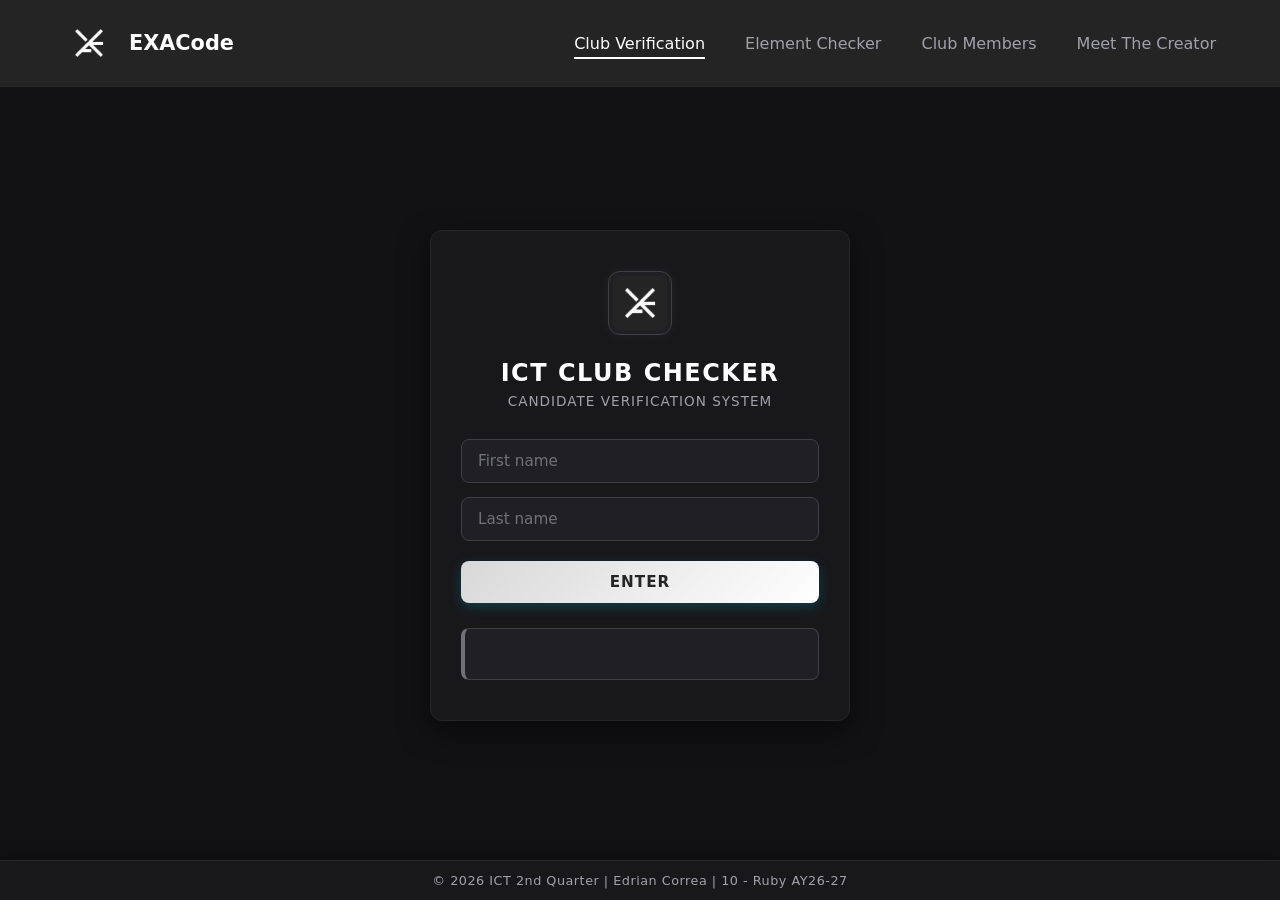
<file: index.html>
<!DOCTYPE html>
<html lang="en">
<head>
    <meta charset="UTF-8">
    <meta name="viewport" content="width=device-width, initial-scale=1.0">
    
    <link rel="icon" type="image/png" href="EXAC.png">

    <link rel="stylesheet" href="https://pyscript.net/releases/2026.7.3/core.css" />
    <script type="module" src="https://pyscript.net/releases/2026.7.3/core.js"></script>

    <link rel="stylesheet" href="main.css">

    <title>Q2 Project</title>
</head>
<body>
    <nav class="navbar">
        <a href="index.html" class="nav-left">
        <img src="EXAC.png" alt="Logo">
        <span>EXACode</span>
        </a>

        <div class="nav-right" id="navRight">
        <ul class="nav-links">
            <li><a href="index.html" class="active">Club Verification</a></li>
            <li><a href="skillstest.html">Element Checker</a></li>
            <li><a href="drill2.html">Club Members</a></li>
            <li><a href="creator.html" >Meet The Creator</a></li>
        </ul>
        </div>
    </nav>

    <div id="page-loader">
        <img src="EXAC.png" alt="" class="loader-logo">
    </div>
    
    <div class="container">
        <div class="logo-wrapper">
            <img src="EXAC.png" alt="EXAC Logo" class="logo-img">
        </div>

        <h1>ICT CLUB CHECKER</h1>
        <p>Candidate Verification System</p>

        <div>
            <form onsubmit="return false;">
                <div class="form-check">
                    <div class="form-group">
                        <input type="text" id="first_name" class="input" placeholder="First name" required>
                        <input type="text" id="last_name" class="input" placeholder="Last name" required>
                    </div>
                </div>
                
                <div class="button-contain">
                    <button type="button" py-click="check_club">ENTER</button>
                </div>
            </form>
            <div id="result"></div>
        </div>
    </div>

    <footer>
        &copy; 2026 ICT 2nd Quarter | Edrian Correa | 10 - Ruby AY26-27
    </footer>
    
    <script type="py" src="main.py"></script>
    <script src="main.js"></script>
</body>
</html>
</file>
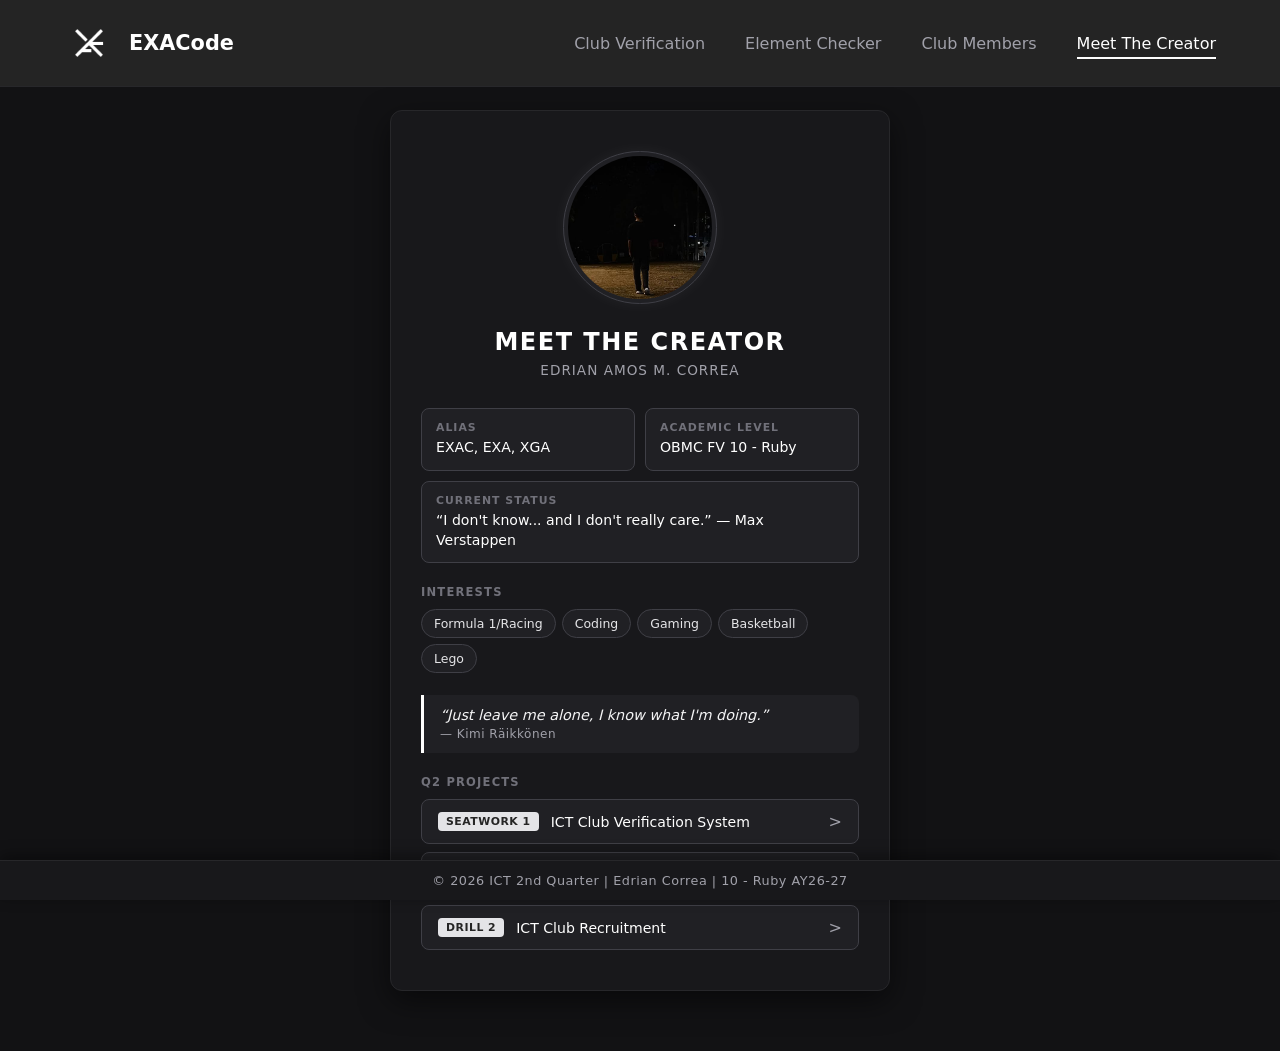
<file: creator.html>
<!DOCTYPE html>
<html lang="en">
<head>
    <meta charset="UTF-8">
    <meta name="viewport" content="width=device-width, initial-scale=1.0">
    
    <link rel="icon" type="image/png" href="EXAC.png">

    <link rel="stylesheet" href="https://pyscript.net/releases/2026.7.3/core.css" />
    <script type="module" src="https://pyscript.net/releases/2026.7.3/core.js"></script>

    <link rel="stylesheet" href="main.css">

    <title>Q2 Project</title>
</head>
<body>
    <nav class="navbar">
        <a href="index.html" class="nav-left">
        <img src="EXAC.png" alt="Logo">
        <span>EXACode</span>
        </a>

        <div class="nav-right" id="navRight">
        <ul class="nav-links">
            <li><a href="index.html">Club Verification</a></li>
            <li><a href="skillstest.html">Element Checker</a></li>
            <li><a href="drill2.html">Club Members</a></li>
            <li><a href="creator.html" class="active">Meet The Creator</a></li>
        </ul>
        </div>
    </nav>

    <div id="page-loader">
        <img src="EXAC.png" alt="" class="loader-logo">
    </div>

    <div class="container creator-container">
        <div class="pfp-wrapper">
            <img src="pfp.jpeg" alt="EXAC Logo" class="profile-img">
        </div>

        <h1>MEET THE CREATOR</h1>
        <p>Edrian Amos M. Correa</p>

        <div class="info-grid">
            <div class="info-box">
                <span class="info-label">ALIAS</span>
                <span class="info-value">EXAC, EXA, XGA</span>
            </div>
            <div class="info-box">
                <span class="info-label">ACADEMIC LEVEL</span>
                <span class="info-value">OBMC FV 10 - Ruby</span>
            </div>
            <div class="info-box full-width">
                <span class="info-label">CURRENT STATUS</span>
                <span class="info-value">“I don't know... and I don't really care.” — Max Verstappen</span>
            </div>
        </div>

        <div class="section-block">
            <span class="section-title">INTERESTS</span>
            <div class="interests-list">
                <span class="badge">Formula 1/Racing</span>
                <span class="badge">Coding</span>
                <span class="badge">Gaming</span>
                <span class="badge">Basketball</span>
                <span class="badge">Lego</span>
            </div>
        </div>

        <blockquote class="creator-quote">
            “Just leave me alone, I know what I'm doing.” <span>— Kimi Räikkönen</span>
        </blockquote>

        <div class="section-block">
            <span class="section-title">Q2 PROJECTS</span>
            <div class="project-links">
                <a href="index.html" class="project-card">
                    <span class="project-tag">SEATWORK 1</span>
                    <span class="project-name">ICT Club Verification System</span>
                    <span class="project-arrow">></span>
                </a>
                <a href="skillstest.html" class="project-card">
                    <span class="project-tag">SKILLS TEST</span>
                    <span class="project-name">Periodic Element Checker</span>
                    <span class="project-arrow">></span>
                </a>
                <a href="drill2.html" class="project-card">
                    <span class="project-tag">DRILL 2</span>
                    <span class="project-name">ICT Club Recruitment</span>
                    <span class="project-arrow">></span>
                </a>
            </div>
        </div>
    </div>


    <footer>
        &copy; 2026 ICT 2nd Quarter | Edrian Correa | 10 - Ruby AY26-27
    </footer>
    
    <script type="py" src="main.py"></script>
    <script src="main.js"></script>
</body>
</html>
</file>
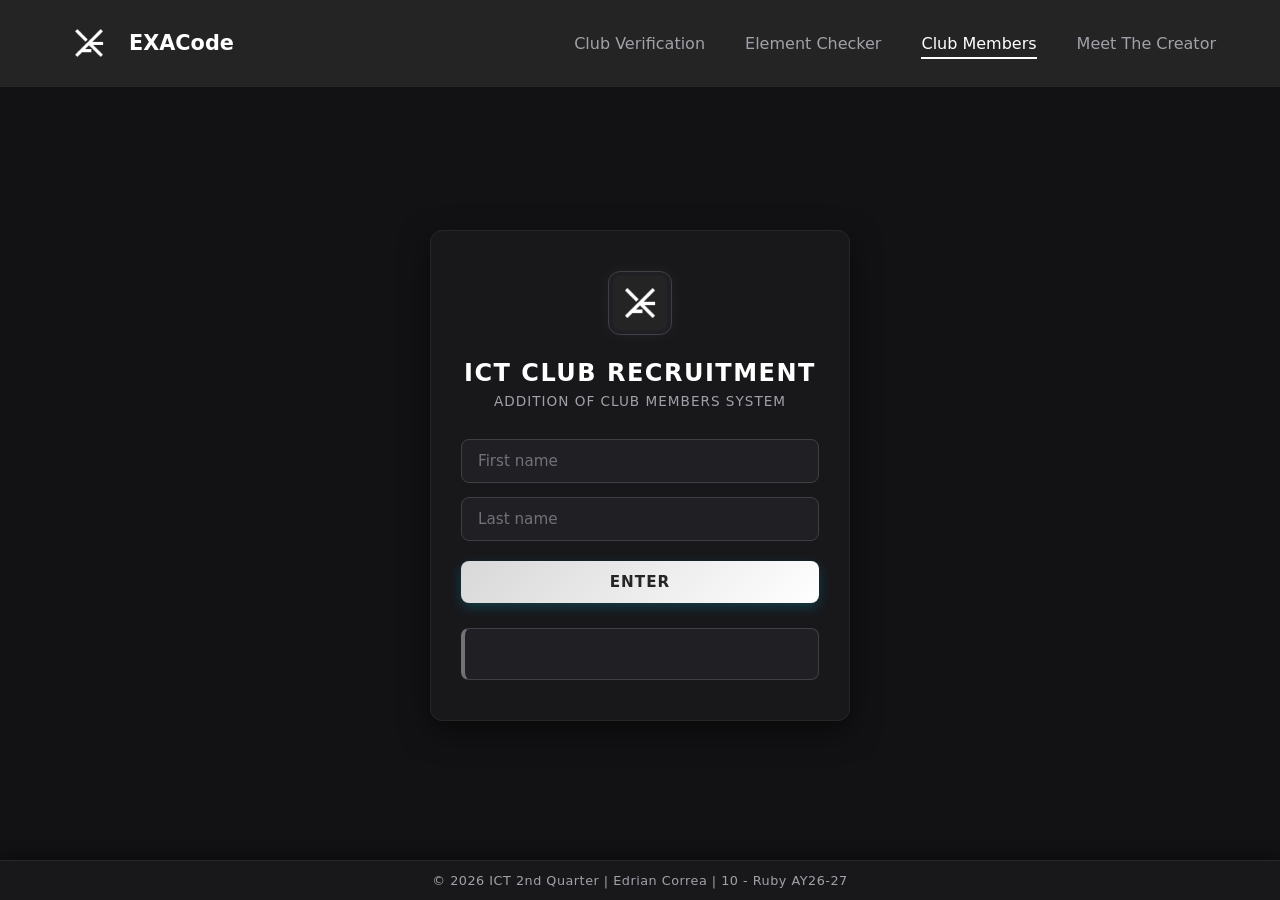
<file: drill2.html>
<!DOCTYPE html>
<html lang="en">
<head>
    <meta charset="UTF-8">
    <meta name="viewport" content="width=device-width, initial-scale=1.0">
    
    <link rel="icon" type="image/png" href="EXAC.png">

    <link rel="stylesheet" href="https://pyscript.net/releases/2026.7.3/core.css" />
    <script type="module" src="https://pyscript.net/releases/2026.7.3/core.js"></script>

    <link rel="stylesheet" href="main.css">

    <title>Q2 Project</title>
</head>
<body>
    <nav class="navbar">
        <a href="index.html" class="nav-left">
        <img src="EXAC.png" alt="Logo">
        <span>EXACode</span>
        </a>

        <div class="nav-right" id="navRight">
        <ul class="nav-links">
            <li><a href="index.html">Club Verification</a></li>
            <li><a href="skillstest.html">Element Checker</a></li>
            <li><a href="drill2.html" class="active">Club Members</a></li>
            <li><a href="creator.html">Meet The Creator</a></li>
        </ul>
        </div>
    </nav>

    <div id="page-loader">
        <img src="EXAC.png" alt="" class="loader-logo">
    </div>
    
    <div class="container">
        <div class="logo-wrapper">
            <img src="EXAC.png" alt="EXAC Logo" class="logo-img">
        </div>

        <h1>ICT CLUB RECRUITMENT</h1>
        <p>Addition of Club Members System</p>

        <div>
            <form onsubmit="return false;">
                <div class="form-check">
                    <div class="form-group">
                        <input type="text" id="first_name" class="input" placeholder="First name" required>
                        <input type="text" id="last_name" class="input" placeholder="Last name" required>
                    </div>
                </div>
                
                <div class="button-contain">
                    <button type="button" py-click="add_member">ENTER</button>
                </div>
            </form>
            <div id="result"></div>
        </div>
    </div>

    <footer>
        &copy; 2026 ICT 2nd Quarter | Edrian Correa | 10 - Ruby AY26-27
    </footer>
    
    <script type="py" src="main.py"></script>
    <script src="main.js"></script>
</body>
</html>
</file>
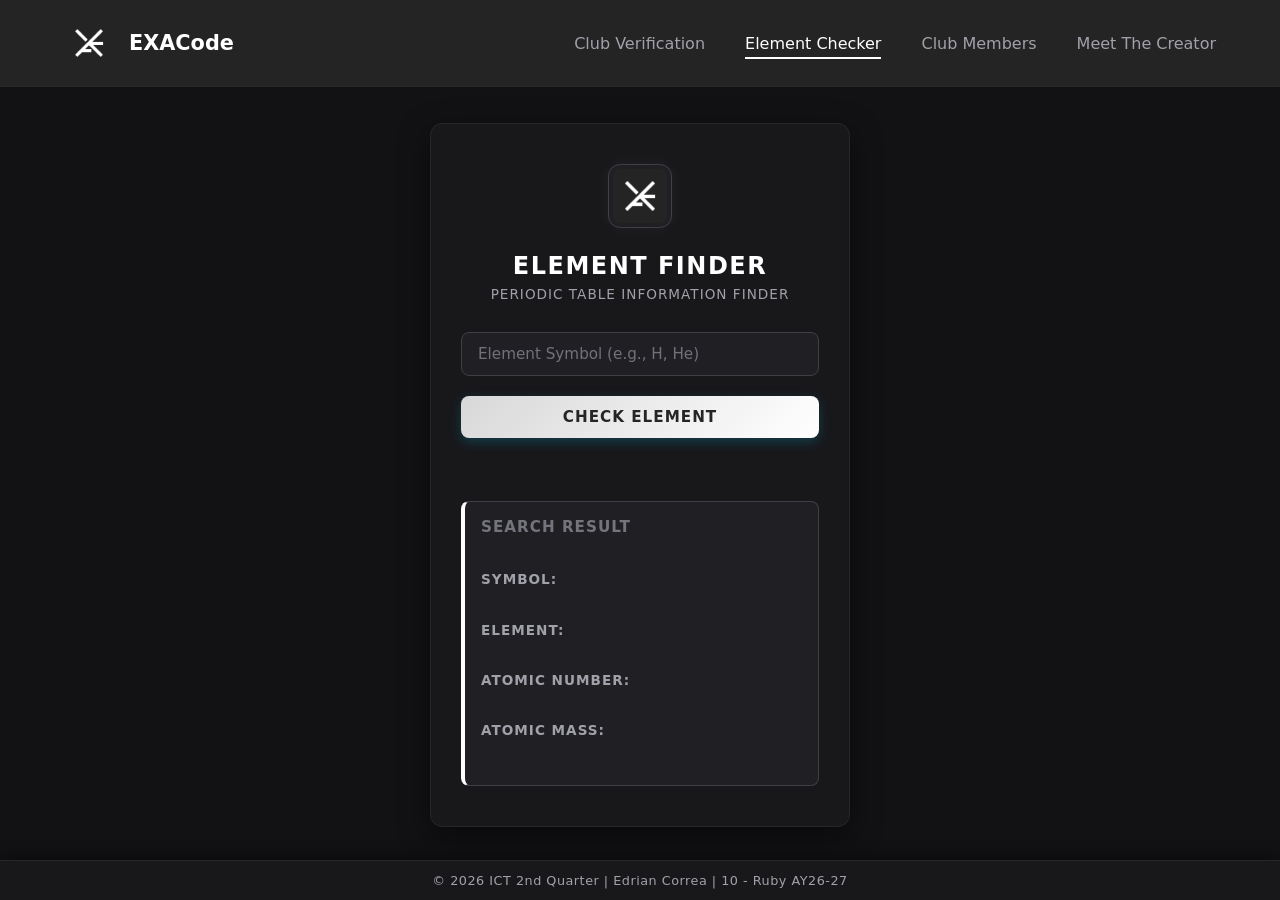
<file: skillstest.html>
<!DOCTYPE html>
<html lang="en">
<head>
    <meta charset="UTF-8">
    <meta name="viewport" content="width=device-width, initial-scale=1.0">
    
    <link rel="icon" type="image/png" href="EXAC.png">

    <link rel="stylesheet" href="https://pyscript.net/releases/2026.7.3/core.css" />
    <script type="module" src="https://pyscript.net/releases/2026.7.3/core.js"></script>

    <link rel="stylesheet" href="main.css">

    <title>Q2 Project</title>
</head>
<body>
    <nav class="navbar">
        <a href="index.html" class="nav-left">
        <img src="EXAC.png" alt="Logo">
        <span>EXACode</span>
        </a>

        <div class="nav-right" id="navRight">
        <ul class="nav-links">
            <li><a href="index.html">Club Verification</a></li>
            <li><a href="skillstest.html" class="active">Element Checker</a></li>
            <li><a href="drill2.html">Club Members</a></li>
            <li><a href="creator.html" >Meet The Creator</a></li>
        </ul>
        </div>
    </nav>

    <div id="page-loader">
        <img src="EXAC.png" alt="" class="loader-logo">
    </div>
    
    <div class="container">
        <div class="logo-wrapper">
            <img src="EXAC.png" alt="EXAC Logo" class="logo-img">
        </div>

        <h1>ELEMENT FINDER</h1>
        <p>Periodic Table Information Finder</p>

        <div>
            <form onsubmit="return false;">
                <div class="form-check">
                    <div class="form-group">
                        <input type="text" id="element1" class="input" placeholder="Element Symbol (e.g., H, He)" required>
                    </div>
                </div>
                
                <div class="button-contain">
                    <button type="button" py-click="check_element">CHECK ELEMENT</button>
                </div>
            </form>
            <br><br>
            <div id="result">
                <h3>Search Result</h3>
                <p><b>Symbol: <span id="symbol"> </span></b></p>
                <p><b>Element: <span id="name"> </span></b></p>
                <p><b>Atomic Number: <span id="number"> </span></b></p>
                <p><b>Atomic Mass: <span id="mass"> </span></b></p>
            </div>
        </div>
    </div>

    <footer>
        &copy; 2026 ICT 2nd Quarter | Edrian Correa | 10 - Ruby AY26-27
    </footer>
    
    <script type="py" src="main.py"></script>
    <script src="main.js"></script>
</body>
</html>
</file>
<file: main.css>
/* ICT Q2 PROJECT | GLOBAL CSS */

* {
    box-sizing: border-box;
    margin: 0;
    padding: 0;
    font-family: 'Segoe UI', system-ui, -apple-system, sans-serif;
}

body {
    background-color: #121214;
    color: #e4e4e7;
    display: flex;
    justify-content: center;
    align-items: center;
    min-height: 100vh;
    padding: 110px 20px 60px 20px;
    position: relative;
}

/* NAVBAR */
.navbar {
    position: fixed;
    top: 0;
    left: 0;
    width: 100%;
    padding: 18px clamp(20px, 5vw, 80px);
    display: flex;
    justify-content: space-between;
    align-items: center;
    background-color: #242424;
    backdrop-filter: blur(10px);
    border-bottom: 1px solid #27272a;
    z-index: 1000;
}

.nav-left {
    display: flex;
    align-items: center;
    gap: 15px;
    text-decoration: none;
}

.nav-left img {
    height: 50px;
    width: auto;
}

.nav-left span {
    color: #ffffff;
    font-size: 1.3rem;
    font-weight: bold;
}

.nav-right {
    display: flex;
    align-items: center;
    gap: 30px;
}

.nav-links {
    display: flex;
    gap: 40px;
    list-style: none;
    margin: 0;
    padding: 0;
}

.nav-links a {
    position: relative;
    color: #a1a1aa;
    text-decoration: none;
    font-size: 1rem;
    font-weight: 500;
    transition: color 0.3s ease;
}

.nav-links a:hover {
    color: #ffffff;
}

.nav-links a::after {
    content: "";
    position: absolute;
    left: 0;
    bottom: -6px;
    width: 0;
    height: 2px;
    background: #ffffff;
    transition: width 0.3s ease;
}

.nav-links a:hover::after {
    width: 100%;
}

.nav-links a.active {
    color: #ffffff;
}

.nav-links a.active::after {
    width: 100%;
}


/* Page Loader - USABLE FOR OTHER PROJECTS */

#page-loader {
    position: fixed;
    inset: 0;
    background-color: #242424;
    z-index: 99999;
    display: flex;
    align-items: center;
    justify-content: center;
    transform: translateY(0);
    transition: transform 1s cubic-bezier(0.077, 0, 0.175, 1);
    pointer-events: all;
}

.loader-logo {
    width: 120px;
    height: auto;
}

#page-loader.slide-out {
    transform: translateY(-100%);
    pointer-events: none;
}

/* CONTENTS */

.container {
    background: #18181b;
    border: 1px solid #27272a;
    border-radius: 12px;
    padding: 40px 30px;
    width: 100%;
    max-width: 420px;
    box-shadow: 0 10px 30px rgba(0, 0, 0, 0.5);
    text-align: center;
}

.logo-wrapper {
    margin-bottom: 20px;
}

.logo-img {
    width: 64px;
    height: 64px;
    object-fit: contain;
    border-radius: 12px;
    border: 1px solid #3f3f46;
    padding: 4px;
    background: #202024;
    box-shadow: 0 0 15px rgba(255, 255, 255, 0.05);
}

h1 {
    font-size: 1.5rem;
    letter-spacing: 1.5px;
    color: #ffffff;
    margin-bottom: 6px;
    font-weight: 700;
}

p {
    font-size: 0.85rem;
    color: #a1a1aa;
    text-transform: uppercase;
    letter-spacing: 1px;
    margin-bottom: 30px;
}

h3 {
            font-size: 0.95rem;
            color: #74747c;
            text-transform: uppercase;
            letter-spacing: 1px;
            margin-bottom: 30px;
        }

.form-group {
    display: flex;
    flex-direction: column;
    gap: 14px;
    margin-bottom: 20px;
}

.input {
    width: 100%;
    padding: 12px 16px;
    background-color: #202024;
    border: 1px solid #3f3f46;
    border-radius: 8px;
    color: #ffffff;
    font-size: 0.95rem;
    outline: none;
    transition: all 0.2s ease;
}

.input:focus {
    border-color: #ffffff;
    box-shadow: 0 0 0 3px rgba(6, 182, 212, 0.15);
}

.input::placeholder {
    color: #71717a;
}

.button-contain button {
    width: 100%;
    padding: 12px;
    background: linear-gradient(135deg, #d8d8d8 0%, #ffffff 100%);
    border: none;
    border-radius: 8px;
    color: #252525;
    font-weight: 600;
    font-size: 0.95rem;
    letter-spacing: 1px;
    cursor: pointer;
    transition: opacity 0.2s ease, transform 0.1s ease;
    box-shadow: 0 4px 12px rgba(8, 145, 178, 0.3);
}

.button-contain button:hover {
    opacity: 0.9;
}

.button-contain button:active {
    transform: scale(0.98);
}

#result {
    margin-top: 25px;
    font-size: 0.9rem;
    line-height: 1.5;
    word-break: break-word;
    padding: 14px 16px;
    background-color: #202024;
    border: 1px solid #3f3f46;
    border-radius: 8px;
    border-left: 4px solid #71717a;
    color: #71717a;
    text-align: left;
    min-height: 52px;
    transition: all 0.3s ease;
}

#result:not(:empty) {
    border-left-color: #ffffff;
    color: #f4f4f5;
    animation: fadeIn 0.3s ease;
}

footer {
    position: fixed;
    bottom: 0;
    left: 0;
    width: 100%;
    background-color: #18181b;
    border-top: 1px solid #27272a;
    padding: 12px 20px;
    font-size: 0.8rem;
    color: #a1a1aa;
    letter-spacing: 0.5px;
    text-align: center;
    box-shadow: 0 -4px 15px rgba(0, 0, 0, 0.4);
    z-index: 100;
}

@keyframes fadeIn {
    from { opacity: 0; transform: translateY(4px); }
    to { opacity: 1; transform: translateY(0); }
}


/* Meet The Creator PAGE CSS */
.container.creator-container {
    max-width: 500px;
}

.pfp-wrapper {
    margin-bottom: 20px;
}

.profile-img {
    width: 35%;
    height: auto;
    object-fit: contain;
    border-radius: 100%;
    border: 1px solid #3f3f46;
    padding: 4px;
    background: #202024;
    box-shadow: 0 0 15px rgba(255, 255, 255, 0.05);
}

/* QUOTE */
.creator-quote {
    background-color: #202024;
    border-left: 3px solid #ffffff;
    border-radius: 0 8px 8px 0;
    padding: 12px 16px;
    margin-bottom: 22px;
    font-size: 0.9rem;
    font-style: italic;
    color: #f4f4f5;
    text-align: left;
}

.creator-quote span {
    display: block;
    margin-top: 4px;
    font-size: 0.75rem;
    font-style: normal;
    color: #a1a1aa;
    letter-spacing: 0.5px;
}

/* PROFILE INFO GRID */
.info-grid {
    display: grid;
    grid-template-columns: 1fr 1fr;
    gap: 10px;
    margin-bottom: 22px;
    text-align: left;
}

.info-box {
    background-color: #202024;
    border: 1px solid #3f3f46;
    border-radius: 8px;
    padding: 12px 14px;
    display: flex;
    flex-direction: column;
    gap: 4px;
}

.info-box.full-width {
    grid-column: span 2;
}

.info-label {
    font-size: 0.68rem;
    color: #71717a;
    letter-spacing: 1px;
    font-weight: 700;
}

.info-value {
    font-size: 0.88rem;
    color: #ffffff;
    font-weight: 500;
    line-height: 1.4;
}

/* SECTIONS (INTERESTS & PROJECTS) */
.section-block {
    margin-bottom: 22px;
    text-align: left;
}

.section-block:last-child {
    margin-bottom: 0;
}

.section-title {
    display: block;
    font-size: 0.72rem;
    color: #71717a;
    letter-spacing: 1.2px;
    font-weight: 700;
    margin-bottom: 10px;
}

/* INTERESTS BADGES */
.interests-list {
    display: flex;
    flex-wrap: wrap;
    gap: 6px;
}

.badge {
    background-color: #202024;
    border: 1px solid #3f3f46;
    color: #e4e4e7;
    font-size: 0.78rem;
    font-weight: 500;
    padding: 6px 12px;
    border-radius: 20px;
    transition: border-color 0.2s ease, color 0.2s ease;
}

.badge:hover {
    border-color: #ffffff;
    color: #ffffff;
}

/* PROJECT LINKS */
.project-links {
    display: flex;
    flex-direction: column;
    gap: 8px;
}

.project-card {
    display: flex;
    align-items: center;
    justify-content: space-between;
    background-color: #202024;
    border: 1px solid #3f3f46;
    border-radius: 8px;
    padding: 12px 16px;
    text-decoration: none;
    transition: all 0.2s ease;
}

.project-card:hover {
    border-color: #ffffff;
    background-color: #27272a;
    transform: translateX(3px);
}

.project-tag {
    font-size: 0.68rem;
    font-weight: 700;
    color: #252525;
    background-color: #e4e4e7;
    padding: 3px 8px;
    border-radius: 4px;
    letter-spacing: 0.5px;
    margin-right: 12px;
    white-space: nowrap;
}

.project-name {
    flex: 1;
    font-size: 0.88rem;
    color: #ffffff;
    font-weight: 500;
}

.project-arrow {
    color: #a1a1aa;
    font-size: 1rem;
    transition: transform 0.2s ease, color 0.2s ease;
}

.project-card:hover .project-arrow {
    color: #ffffff;
    transform: translateX(3px);
}
</file>
